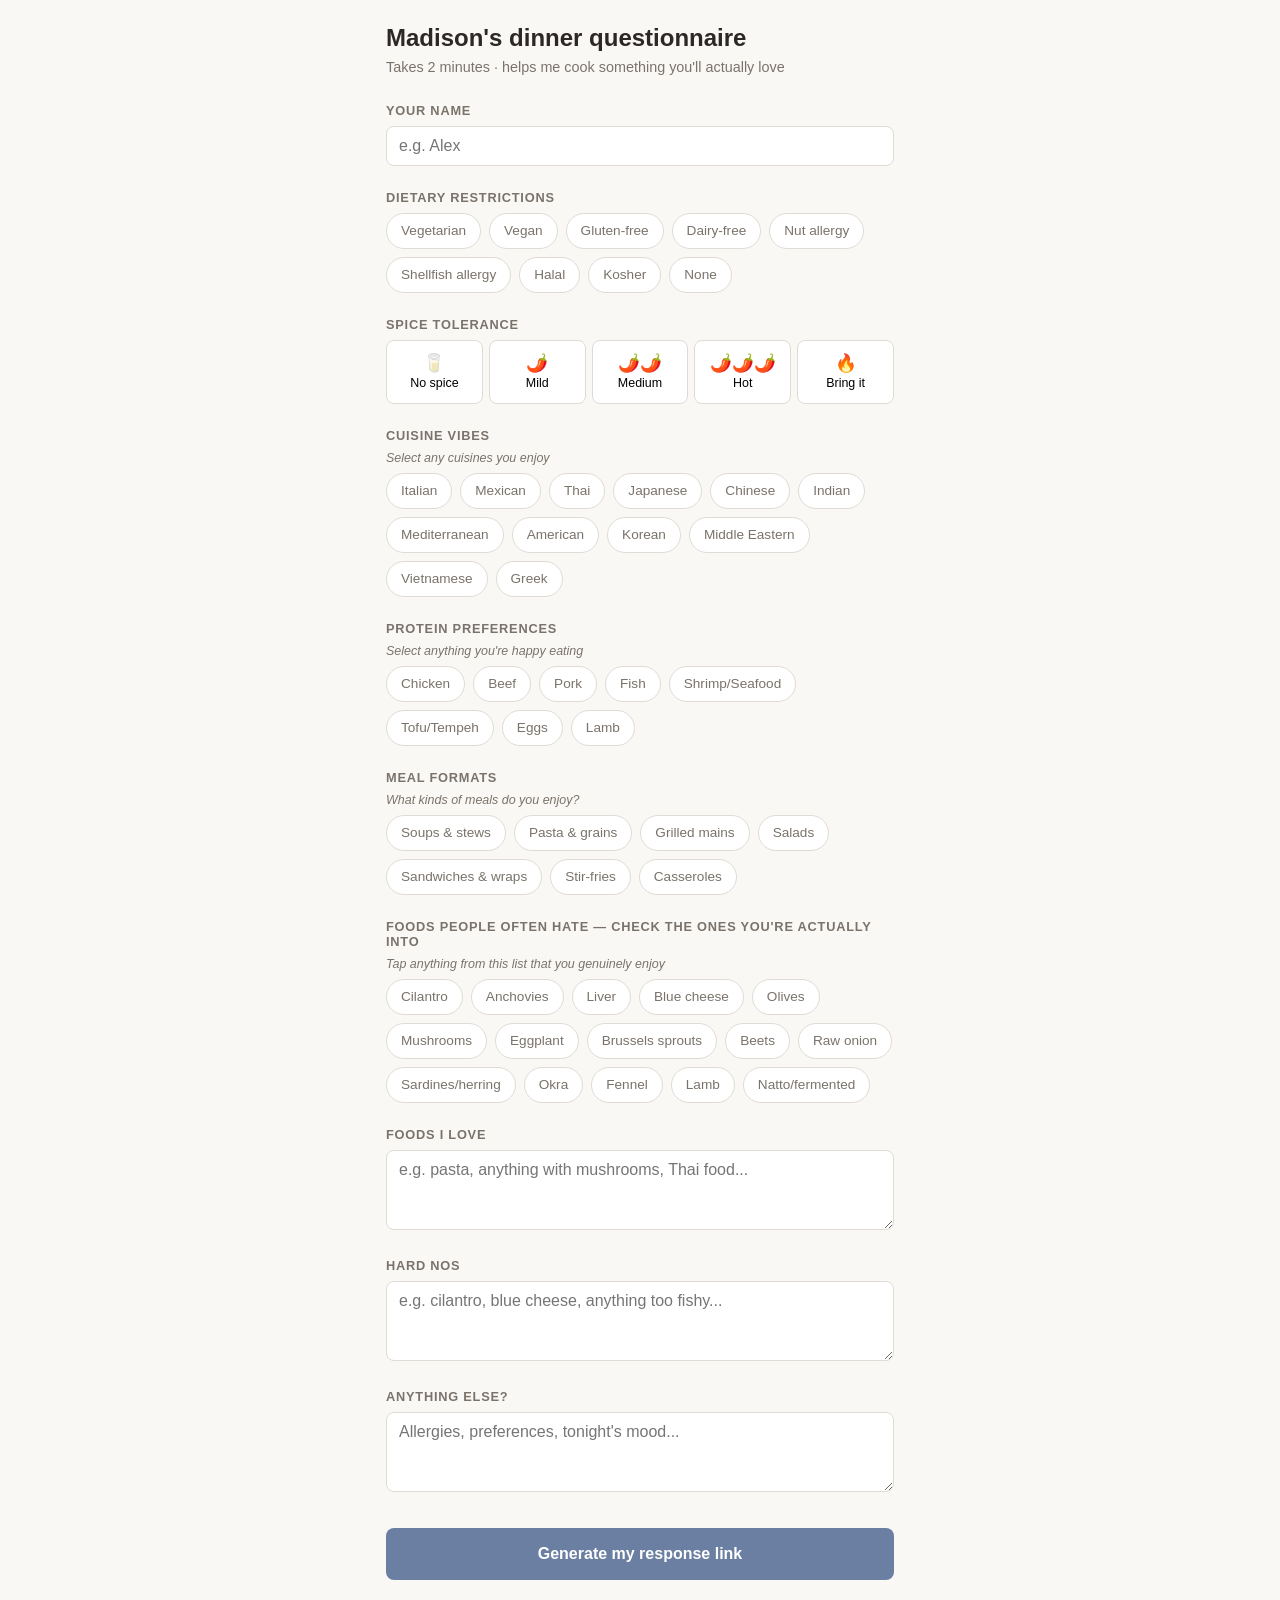
<file: docs/questionnaire.html>
<!DOCTYPE html>
<html lang="en">
<head>
  <meta charset="UTF-8">
  <meta name="viewport" content="width=device-width, initial-scale=1.0">
  <meta name="theme-color" content="#6b7fa3">
  <title>Dinner questionnaire</title>
  <style>
    /* Scoped styles — no dependency on styles.css */
    :root {
      --bg:        #faf8f5;
      --surface:   #ffffff;
      --border:    #e0dbd4;
      --text:      #2c2825;
      --muted:     #7a736b;
      --accent:    #6b7fa3;
      --accent-l:  #edf0f7;
      --radius:    12px;
    }
    *, *::before, *::after { box-sizing: border-box; margin: 0; padding: 0; }
    html { font-size: 16px; }
    body {
      font-family: -apple-system, BlinkMacSystemFont, 'Segoe UI', Roboto, sans-serif;
      background: var(--bg);
      color: var(--text);
      min-height: 100dvh;
    }
    .page { max-width: 540px; margin: 0 auto; padding: 24px 16px 48px; }

    /* Header */
    .q-header { margin-bottom: 28px; }
    .q-header h1 { font-size: 1.5rem; font-weight: 800; line-height: 1.2; }
    .q-header p  { font-size: 0.9rem; color: var(--muted); margin-top: 6px; }

    /* Section */
    .q-section { margin-bottom: 24px; }
    .q-label {
      font-size: 0.8rem;
      font-weight: 700;
      text-transform: uppercase;
      letter-spacing: 0.06em;
      color: var(--muted);
      margin-bottom: 8px;
      display: block;
    }
    .q-sublabel {
      font-size: 0.78rem;
      color: var(--muted);
      margin-bottom: 8px;
      display: block;
      font-style: italic;
    }

    /* Text inputs */
    .q-input {
      width: 100%;
      padding: 10px 12px;
      border: 1px solid var(--border);
      border-radius: 8px;
      background: var(--surface);
      font-size: 1rem;
      font-family: inherit;
      color: var(--text);
    }
    .q-input:focus { outline: none; border-color: var(--accent); }
    textarea.q-input { resize: vertical; min-height: 80px; }

    /* Restriction pills */
    .pill-group { display: flex; flex-wrap: wrap; gap: 8px; }
    .pill {
      padding: 8px 14px;
      border-radius: 99px;
      border: 1px solid var(--border);
      background: var(--surface);
      color: var(--muted);
      font-size: 0.85rem;
      font-weight: 500;
      cursor: pointer;
      transition: all 120ms ease;
      min-height: 36px;
    }
    .pill.on {
      background: var(--accent-l);
      border-color: var(--accent);
      color: var(--accent);
    }

    /* Spice buttons */
    .spice-group { display: flex; gap: 6px; }
    .spice-btn {
      flex: 1;
      padding: 10px 4px;
      border-radius: 8px;
      border: 1px solid var(--border);
      background: var(--surface);
      font-size: 0.78rem;
      text-align: center;
      cursor: pointer;
      line-height: 1.4;
      min-height: 56px;
    }
    .spice-btn.on {
      background: var(--accent-l);
      border-color: var(--accent);
    }
    .spice-emoji { font-size: 1.1rem; display: block; }

    /* Generate button */
    .btn-generate {
      width: 100%;
      padding: 14px;
      background: var(--accent);
      color: white;
      border: none;
      border-radius: 8px;
      font-size: 1rem;
      font-weight: 700;
      cursor: pointer;
      margin-top: 8px;
      min-height: 52px;
    }
    .btn-generate:active { opacity: 0.85; }

    /* Link result box */
    #link-result {
      display: none;
      margin-top: 20px;
      background: var(--surface);
      border: 1px solid var(--border);
      border-radius: var(--radius);
      padding: 16px;
    }
    #link-result.visible { display: block; }
    .link-label { font-size: 0.82rem; color: var(--muted); margin-bottom: 8px; font-weight: 600; }
    .link-url {
      font-size: 0.78rem;
      word-break: break-all;
      background: var(--bg);
      border: 1px solid var(--border);
      border-radius: 6px;
      padding: 8px;
      font-family: monospace;
      color: var(--text);
      margin-bottom: 10px;
    }
    .btn-copy {
      width: 100%;
      padding: 10px;
      background: var(--bg);
      border: 1px solid var(--border);
      border-radius: 8px;
      font-size: 0.9rem;
      font-weight: 600;
      cursor: pointer;
    }
    .btn-copy:active { background: var(--border); }

    /* Receipt view */
    #receipt-view { display: none; }
    #receipt-view.visible { display: block; }
    #form-view.hidden { display: none; }

    .receipt-card {
      background: var(--surface);
      border: 1px solid var(--border);
      border-radius: var(--radius);
      padding: 20px;
      margin-bottom: 16px;
    }
    .receipt-row { margin-bottom: 12px; }
    .receipt-row:last-child { margin-bottom: 0; }
    .receipt-key {
      font-size: 0.78rem;
      font-weight: 700;
      text-transform: uppercase;
      letter-spacing: 0.06em;
      color: var(--muted);
      margin-bottom: 4px;
    }
    .receipt-val { font-size: 0.95rem; }
    .receipt-pills { display: flex; flex-wrap: wrap; gap: 6px; }
    .receipt-pill {
      font-size: 0.78rem;
      padding: 3px 10px;
      border-radius: 99px;
      background: var(--accent-l);
      color: var(--accent);
      font-weight: 600;
    }

    .receipt-header { margin-bottom: 24px; }
    .receipt-header h1 { font-size: 1.3rem; font-weight: 800; }
    .receipt-header p  { font-size: 0.88rem; color: var(--muted); margin-top: 4px; }

    .btn-back {
      width: 100%;
      padding: 12px;
      background: var(--accent-l);
      color: var(--accent);
      border: none;
      border-radius: 8px;
      font-size: 0.95rem;
      font-weight: 700;
      cursor: pointer;
      margin-top: 8px;
    }
  </style>
</head>
<body>
<div class="page">

  <!-- ===== Form view ===== -->
  <div id="form-view">
    <header class="q-header">
      <h1 id="q-title">Dinner questionnaire</h1>
      <p id="q-subtitle">Takes 2 minutes &middot; helps me cook something you'll actually love</p>
    </header>

    <div class="q-section">
      <label class="q-label" for="q-name">Your name</label>
      <input class="q-input" type="text" id="q-name" placeholder="e.g. Alex" autocomplete="given-name">
    </div>

    <div class="q-section">
      <span class="q-label">Dietary restrictions</span>
      <div class="pill-group" id="restrictions-group">
        <button class="pill" data-value="vegetarian">Vegetarian</button>
        <button class="pill" data-value="vegan">Vegan</button>
        <button class="pill" data-value="gluten-free">Gluten-free</button>
        <button class="pill" data-value="dairy-free">Dairy-free</button>
        <button class="pill" data-value="nut allergy">Nut allergy</button>
        <button class="pill" data-value="shellfish allergy">Shellfish allergy</button>
        <button class="pill" data-value="halal">Halal</button>
        <button class="pill" data-value="kosher">Kosher</button>
        <button class="pill" data-value="none">None</button>
      </div>
    </div>

    <div class="q-section">
      <span class="q-label">Spice tolerance</span>
      <div class="spice-group" id="spice-group">
        <button class="spice-btn" data-level="0"><span class="spice-emoji">🥛</span>No spice</button>
        <button class="spice-btn" data-level="1"><span class="spice-emoji">🌶️</span>Mild</button>
        <button class="spice-btn" data-level="2"><span class="spice-emoji">🌶️🌶️</span>Medium</button>
        <button class="spice-btn" data-level="3"><span class="spice-emoji">🌶️🌶️🌶️</span>Hot</button>
        <button class="spice-btn" data-level="4"><span class="spice-emoji">🔥</span>Bring it</button>
      </div>
    </div>

    <div class="q-section">
      <span class="q-label">Cuisine vibes</span>
      <span class="q-sublabel">Select any cuisines you enjoy</span>
      <div class="pill-group" id="cuisines-group">
        <button class="pill" data-value="Italian">Italian</button>
        <button class="pill" data-value="Mexican">Mexican</button>
        <button class="pill" data-value="Thai">Thai</button>
        <button class="pill" data-value="Japanese">Japanese</button>
        <button class="pill" data-value="Chinese">Chinese</button>
        <button class="pill" data-value="Indian">Indian</button>
        <button class="pill" data-value="Mediterranean">Mediterranean</button>
        <button class="pill" data-value="American">American</button>
        <button class="pill" data-value="Korean">Korean</button>
        <button class="pill" data-value="Middle Eastern">Middle Eastern</button>
        <button class="pill" data-value="Vietnamese">Vietnamese</button>
        <button class="pill" data-value="Greek">Greek</button>
      </div>
    </div>

    <div class="q-section">
      <span class="q-label">Protein preferences</span>
      <span class="q-sublabel">Select anything you're happy eating</span>
      <div class="pill-group" id="proteins-group">
        <button class="pill" data-value="Chicken">Chicken</button>
        <button class="pill" data-value="Beef">Beef</button>
        <button class="pill" data-value="Pork">Pork</button>
        <button class="pill" data-value="Fish">Fish</button>
        <button class="pill" data-value="Shrimp/Seafood">Shrimp/Seafood</button>
        <button class="pill" data-value="Tofu/Tempeh">Tofu/Tempeh</button>
        <button class="pill" data-value="Eggs">Eggs</button>
        <button class="pill" data-value="Lamb">Lamb</button>
      </div>
    </div>

    <div class="q-section">
      <span class="q-label">Meal formats</span>
      <span class="q-sublabel">What kinds of meals do you enjoy?</span>
      <div class="pill-group" id="mealformats-group">
        <button class="pill" data-value="Soups &amp; stews">Soups &amp; stews</button>
        <button class="pill" data-value="Pasta &amp; grains">Pasta &amp; grains</button>
        <button class="pill" data-value="Grilled mains">Grilled mains</button>
        <button class="pill" data-value="Salads">Salads</button>
        <button class="pill" data-value="Sandwiches &amp; wraps">Sandwiches &amp; wraps</button>
        <button class="pill" data-value="Stir-fries">Stir-fries</button>
        <button class="pill" data-value="Casseroles">Casseroles</button>
      </div>
    </div>

    <div class="q-section">
      <span class="q-label">Foods people often hate — check the ones you're actually into</span>
      <span class="q-sublabel">Tap anything from this list that you genuinely enjoy</span>
      <div class="pill-group" id="polarizing-group">
        <button class="pill" data-value="Cilantro">Cilantro</button>
        <button class="pill" data-value="Anchovies">Anchovies</button>
        <button class="pill" data-value="Liver">Liver</button>
        <button class="pill" data-value="Blue cheese">Blue cheese</button>
        <button class="pill" data-value="Olives">Olives</button>
        <button class="pill" data-value="Mushrooms">Mushrooms</button>
        <button class="pill" data-value="Eggplant">Eggplant</button>
        <button class="pill" data-value="Brussels sprouts">Brussels sprouts</button>
        <button class="pill" data-value="Beets">Beets</button>
        <button class="pill" data-value="Raw onion">Raw onion</button>
        <button class="pill" data-value="Sardines/herring">Sardines/herring</button>
        <button class="pill" data-value="Okra">Okra</button>
        <button class="pill" data-value="Fennel">Fennel</button>
        <button class="pill" data-value="Lamb">Lamb</button>
        <button class="pill" data-value="Natto/fermented">Natto/fermented</button>
      </div>
    </div>

    <div class="q-section">
      <label class="q-label" for="q-loves">Foods I love</label>
      <textarea class="q-input" id="q-loves" placeholder="e.g. pasta, anything with mushrooms, Thai food..."></textarea>
    </div>

    <div class="q-section">
      <label class="q-label" for="q-dislikes">Hard nos</label>
      <textarea class="q-input" id="q-dislikes" placeholder="e.g. cilantro, blue cheese, anything too fishy..."></textarea>
    </div>

    <div class="q-section">
      <label class="q-label" for="q-notes">Anything else?</label>
      <textarea class="q-input" id="q-notes" placeholder="Allergies, preferences, tonight's mood..."></textarea>
    </div>

    <button class="btn-generate" id="btn-generate">Generate my response link</button>

    <div id="link-result">
      <p class="link-label" id="link-friendly-label">Send this link back to <span id="host-name-span">Madison</span></p>
      <div class="link-url" id="link-url-display"></div>
      <button class="btn-copy" id="btn-copy-link">Copy link</button>
    </div>
  </div>

  <!-- ===== Receipt view ===== -->
  <div id="receipt-view">
    <header class="receipt-header">
      <h1>Your response</h1>
      <p>Here's a summary of what you shared.</p>
    </header>

    <div class="receipt-card" id="receipt-content"></div>

    <div id="receipt-link-box" style="margin-bottom:16px;">
      <p style="font-size:0.82rem;color:var(--muted);margin-bottom:8px;font-weight:600;">
        Your response link
      </p>
      <div class="link-url" id="receipt-url"></div>
      <button class="btn-copy" id="btn-copy-receipt">Copy link</button>
    </div>

    <button class="btn-back" onclick="goToForm()">Fill out again</button>
  </div>

</div><!-- .page -->

<script>
  /* ============================================================
     Questionnaire inline JS — fully self-contained
     ============================================================ */

  // Configuration — edit these strings to customise the page
  // The ?host= URL param overrides hostName at runtime
  const CONFIG = {
    hostName: 'Madison',
    title: "Madison's dinner questionnaire",
    subtitle: "Takes 2 minutes \u00b7 helps me cook something you'll actually love"
  };

  const SPICE_LABELS = ['No spice', 'Mild', 'Medium', 'Hot', 'Bring it'];
  const SPICE_EMOJI  = ['\uD83E\uDD5B', '\uD83C\uDF36\uFE0F', '\uD83C\uDF36\uFE0F\uD83C\uDF36\uFE0F', '\uD83C\uDF36\uFE0F\uD83C\uDF36\uFE0F\uD83C\uDF36\uFE0F', '\uD83D\uDD25'];

  // Multi-select pill groups (besides restrictions which has "none" special-case)
  const MULTI_GROUPS = ['cuisines-group', 'proteins-group', 'mealformats-group', 'polarizing-group'];

  let selectedSpice = -1;

  /* ---------- Encode / decode (handles non-ASCII) ---------- */
  function encodeData(obj) {
    const json = JSON.stringify(obj);
    return btoa(unescape(encodeURIComponent(json)));
  }

  function decodeData(encoded) {
    return JSON.parse(decodeURIComponent(escape(atob(encoded))));
  }

  /* ---------- Generic multi-select pill helpers ---------- */
  function wirePillGroup(groupId) {
    document.getElementById(groupId).addEventListener('click', e => {
      const btn = e.target.closest('.pill');
      if (!btn) return;
      btn.classList.toggle('on');
    });
  }

  function getSelectedPills(groupId) {
    return Array.from(
      document.querySelectorAll('#' + groupId + ' .pill.on')
    ).map(b => b.dataset.value);
  }

  function setSelectedPills(groupId, values) {
    document.querySelectorAll('#' + groupId + ' .pill').forEach(btn => {
      btn.classList.toggle('on', values.includes(btn.dataset.value));
    });
  }

  /* ---------- Init ---------- */
  function init() {
    // Apply host name from ?host= URL param if present
    const params = new URLSearchParams(window.location.search);
    const hostParam = params.get('host');
    if (hostParam) {
      CONFIG.hostName = hostParam;
      CONFIG.title = hostParam + "\u2019s dinner questionnaire";
    }

    document.getElementById('q-title').textContent      = CONFIG.title;
    document.getElementById('q-subtitle').textContent   = CONFIG.subtitle;
    document.getElementById('host-name-span').textContent = CONFIG.hostName;
    document.title = CONFIG.title;

    // Check for receipt hash
    const hash = window.location.hash;
    if (hash.startsWith('#r=')) {
      showReceipt(hash.slice(3));
    } else {
      showForm();
    }

    // Wire restriction pills (special "none" logic)
    document.getElementById('restrictions-group').addEventListener('click', e => {
      const btn = e.target.closest('.pill');
      if (!btn) return;
      if (btn.dataset.value === 'none') {
        document.querySelectorAll('#restrictions-group .pill').forEach(p => p.classList.remove('on'));
        btn.classList.add('on');
      } else {
        document.querySelector('#restrictions-group .pill[data-value="none"]').classList.remove('on');
        btn.classList.toggle('on');
      }
    });

    // Wire spice buttons
    document.getElementById('spice-group').addEventListener('click', e => {
      const btn = e.target.closest('.spice-btn');
      if (!btn) return;
      selectedSpice = parseInt(btn.dataset.level, 10);
      document.querySelectorAll('.spice-btn').forEach(b => b.classList.remove('on'));
      btn.classList.add('on');
    });

    // Wire generic multi-select pill groups
    MULTI_GROUPS.forEach(wirePillGroup);

    // Generate button
    document.getElementById('btn-generate').addEventListener('click', generateLink);

    // Copy link button
    document.getElementById('btn-copy-link').addEventListener('click', () => {
      copyText(document.getElementById('link-url-display').textContent, 'btn-copy-link');
    });

    // Copy receipt link button
    document.getElementById('btn-copy-receipt').addEventListener('click', () => {
      copyText(document.getElementById('receipt-url').textContent, 'btn-copy-receipt');
    });
  }

  function showForm() {
    document.getElementById('form-view').classList.remove('hidden');
    document.getElementById('receipt-view').classList.remove('visible');
  }

  function goToForm() {
    history.replaceState(null, '', window.location.pathname + window.location.search);
    document.getElementById('receipt-view').classList.remove('visible');
    document.getElementById('form-view').classList.remove('hidden');
    document.getElementById('link-result').classList.remove('visible');
  }

  /* ---------- Collect & generate ---------- */
  function collectData() {
    const restrictions = Array.from(
      document.querySelectorAll('#restrictions-group .pill.on')
    ).map(b => b.dataset.value);

    return {
      name:         document.getElementById('q-name').value.trim(),
      restrictions: restrictions,
      spice:        selectedSpice >= 0 ? selectedSpice : 0,
      cuisines:     getSelectedPills('cuisines-group'),
      proteins:     getSelectedPills('proteins-group'),
      mealFormats:  getSelectedPills('mealformats-group'),
      polarizing:   getSelectedPills('polarizing-group'),
      loves:        document.getElementById('q-loves').value.trim(),
      dislikes:     document.getElementById('q-dislikes').value.trim(),
      notes:        document.getElementById('q-notes').value.trim()
    };
  }

  function generateLink() {
    const data = collectData();
    if (!data.name) {
      document.getElementById('q-name').focus();
      return;
    }

    const encoded = encodeData(data);
    const url = window.location.origin + window.location.pathname + '#r=' + encoded;

    document.getElementById('link-url-display').textContent = url;
    document.getElementById('link-result').classList.add('visible');
    document.getElementById('link-result').scrollIntoView({ behavior: 'smooth', block: 'nearest' });
  }

  /* ---------- Receipt view ---------- */
  function showReceipt(encoded) {
    document.getElementById('form-view').classList.add('hidden');

    let data;
    try {
      data = decodeData(encoded);
    } catch (e) {
      showForm();
      return;
    }

    const spiceLabel = SPICE_LABELS[data.spice] || SPICE_LABELS[0];
    const spiceEmoji = SPICE_EMOJI[data.spice]  || SPICE_EMOJI[0];

    function pillsHtml(arr) {
      if (!arr || !arr.length) return '<span style="color:var(--muted);font-size:0.9rem">None selected</span>';
      return arr.map(r => `<span class="receipt-pill">${esc(r)}</span>`).join('');
    }

    const restrictionPills = (data.restrictions || []).length
      ? data.restrictions.map(r => `<span class="receipt-pill">${esc(r)}</span>`).join('')
      : '<span style="color:var(--muted);font-size:0.9rem">None specified</span>';

    document.getElementById('receipt-content').innerHTML = `
      <div class="receipt-row">
        <div class="receipt-key">Name</div>
        <div class="receipt-val">${esc(data.name || '—')}</div>
      </div>
      <div class="receipt-row">
        <div class="receipt-key">Dietary restrictions</div>
        <div class="receipt-pills">${restrictionPills}</div>
      </div>
      <div class="receipt-row">
        <div class="receipt-key">Spice tolerance</div>
        <div class="receipt-val">${spiceEmoji} ${spiceLabel}</div>
      </div>
      ${(data.cuisines||[]).length ? `<div class="receipt-row"><div class="receipt-key">Cuisines</div><div class="receipt-pills">${pillsHtml(data.cuisines)}</div></div>` : ''}
      ${(data.proteins||[]).length ? `<div class="receipt-row"><div class="receipt-key">Proteins</div><div class="receipt-pills">${pillsHtml(data.proteins)}</div></div>` : ''}
      ${(data.mealFormats||[]).length ? `<div class="receipt-row"><div class="receipt-key">Meal formats</div><div class="receipt-pills">${pillsHtml(data.mealFormats)}</div></div>` : ''}
      ${(data.polarizing||[]).length ? `<div class="receipt-row"><div class="receipt-key">Polarizing foods they like</div><div class="receipt-pills">${pillsHtml(data.polarizing)}</div></div>` : ''}
      ${data.loves ? `<div class="receipt-row"><div class="receipt-key">Foods I love</div><div class="receipt-val">${esc(data.loves)}</div></div>` : ''}
      ${data.dislikes ? `<div class="receipt-row"><div class="receipt-key">Hard nos</div><div class="receipt-val">${esc(data.dislikes)}</div></div>` : ''}
      ${data.notes ? `<div class="receipt-row"><div class="receipt-key">Anything else</div><div class="receipt-val">${esc(data.notes)}</div></div>` : ''}
    `;

    const url = window.location.href;
    document.getElementById('receipt-url').textContent = url;
    document.getElementById('receipt-view').classList.add('visible');
  }

  /* ---------- Helpers ---------- */
  function esc(str) {
    return String(str)
      .replace(/&/g,'&amp;').replace(/</g,'&lt;').replace(/>/g,'&gt;')
      .replace(/"/g,'&quot;');
  }

  function copyText(text, btnId) {
    navigator.clipboard.writeText(text).then(() => {
      const btn = document.getElementById(btnId);
      const orig = btn.textContent;
      btn.textContent = 'Copied!';
      setTimeout(() => { btn.textContent = orig; }, 2000);
    }).catch(() => {
      const ta = document.createElement('textarea');
      ta.value = text;
      ta.style.position = 'fixed';
      ta.style.opacity = '0';
      document.body.appendChild(ta);
      ta.select();
      document.execCommand('copy');
      document.body.removeChild(ta);
    });
  }

  /* ---------- Boot ---------- */
  document.addEventListener('DOMContentLoaded', init);
</script>
</body>
</html>
</file>
